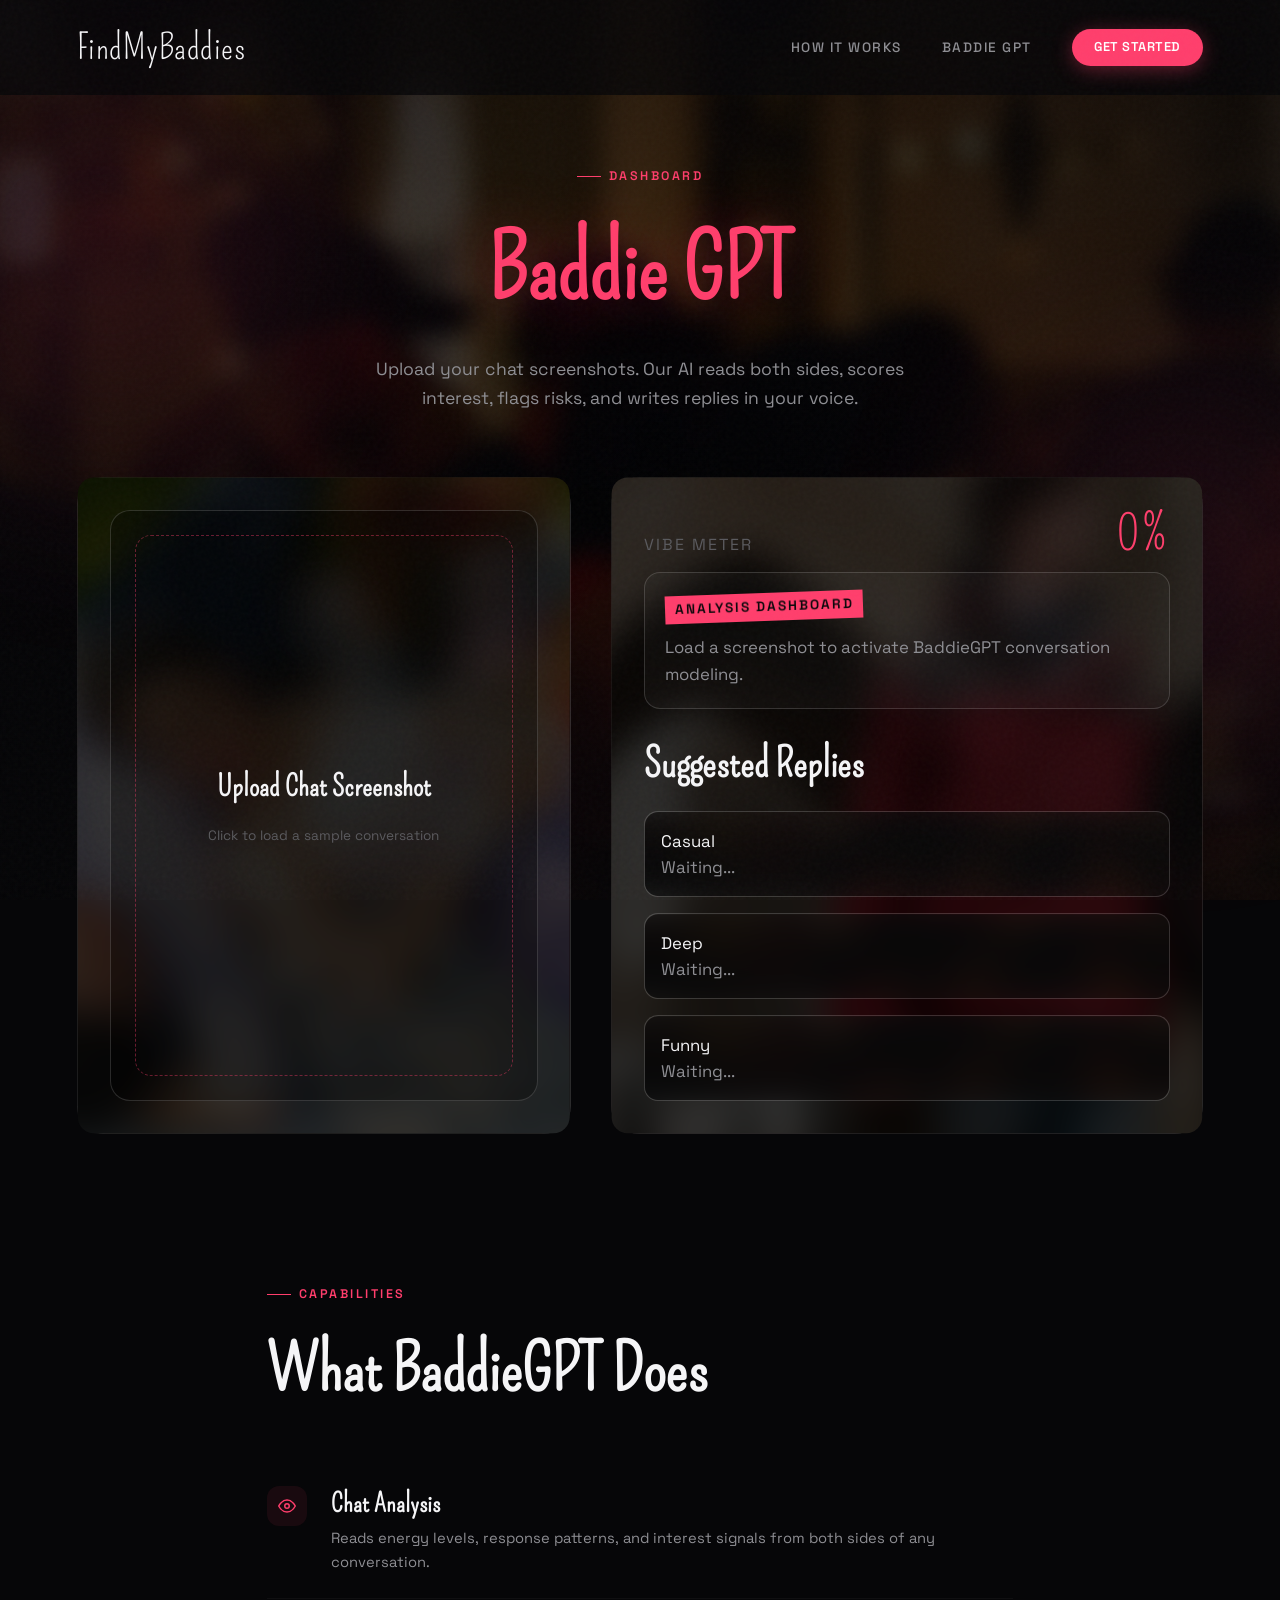
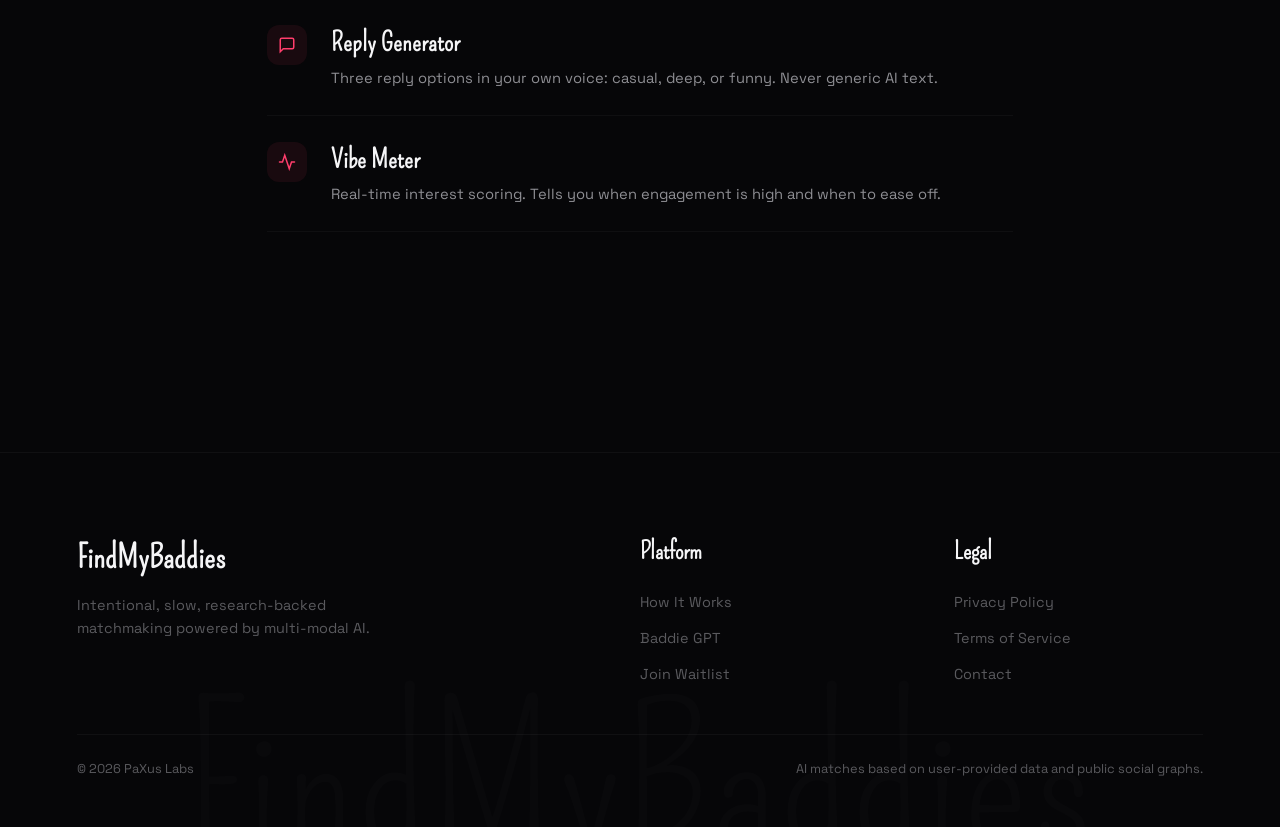
<file: baddie-gpt.html>
<!DOCTYPE html>
<html lang="en">
<head>
<meta charset="UTF-8">
<meta name="viewport" content="width=device-width, initial-scale=1.0">
<title>BaddieGPT — FindMyBaddies</title>
<meta name="description" content="Upload chat screenshots. Get real-time interest scoring, behavioral analysis, and reply suggestions in your own voice.">
<link rel="preconnect" href="https://fonts.googleapis.com">
<link rel="preconnect" href="https://fonts.gstatic.com" crossorigin>
<link href="https://fonts.googleapis.com/css2?family=Pompiere&family=Space+Grotesk:wght@300;400;500;600&display=swap" rel="stylesheet">
<link rel="stylesheet" href="styles.css">
<style>
  .gpt-page {
    padding: 10rem 6% 4rem;
    max-width: 1280px;
    margin: 0 auto;
    position: relative;
    z-index: 10;
  }
  .gpt-page-header {
    text-align: center;
    margin-bottom: 4rem;
  }
  .gpt-page-header h1 {
    font-family: var(--font-pompiere);
    font-size: clamp(3.5rem, 8vw, 5.5rem);
    color: var(--pink);
    text-shadow: 0 0 60px var(--pink-glow);
    margin-bottom: 1rem;
  }
  .gpt-page-header p {
    font-size: 1.1rem;
    color: var(--text-gray);
    max-width: 550px;
    margin: 0 auto;
    line-height: 1.65;
  }
  .dashboard-grid {
    display: grid;
    grid-template-columns: 1fr 1.2fr;
    gap: 2.5rem;
    align-items: stretch;
  }
  .phone-container {
    background: transparent;
    border: 1px solid rgba(255, 255, 255, 0.15);
    border-radius: 28px;
    padding: 2rem;
    display: flex;
    flex-direction: column;
  }
  .phone-screen {
    background: rgba(0, 0, 0, 0.3);
    border: 1px solid rgba(255, 255, 255, 0.15);
    border-radius: 20px;
    flex: 1;
    display: flex;
    flex-direction: column;
    overflow-y: auto;
    padding: 1.5rem;
    gap: 0.8rem;
    min-height: 420px;
  }
  .screenshot-uploader {
    border: 1px dashed rgba(255, 62, 108, 0.4);
    border-radius: 16px;
    padding: 3rem 2rem;
    text-align: center;
    cursor: pointer;
    transition: all 0.3s ease;
    display: flex;
    flex-direction: column;
    align-items: center;
    justify-content: center;
    height: 100%;
    gap: 1rem;
  }
  .screenshot-uploader:hover {
    border-color: var(--pink);
    background: rgba(255, 62, 108, 0.02);
  }
  .screenshot-uploader h3 {
    font-family: var(--font-pompiere);
    font-size: 1.8rem;
  }
  .screenshot-uploader p {
    font-size: 0.85rem;
    color: var(--text-dim);
  }
  .dashboard-metrics {
    background: transparent;
    border: 1px solid rgba(255, 255, 255, 0.15);
    border-radius: 28px;
    padding: 2rem;
    display: flex;
    flex-direction: column;
    gap: 1.5rem;
  }
  /* Feature List */
  .feature-list {
    padding: 5rem 6%;
    max-width: 900px;
    margin: 0 auto;
    position: relative;
    z-index: 10;
  }
  .feature-list-item {
    display: flex;
    gap: 1.5rem;
    align-items: flex-start;
    padding: 1.5rem 0;
    border-bottom: 1px solid rgba(255, 255, 255, 0.04);
  }
  .feature-list-icon {
    width: 40px; height: 40px;
    border-radius: 12px;
    background: rgba(255, 62, 108, 0.08);
    display: flex;
    align-items: center;
    justify-content: center;
    flex-shrink: 0;
    margin-top: 2px;
  }
  .feature-list-icon svg {
    width: 18px; height: 18px;
    stroke: var(--pink);
    fill: none;
    stroke-width: 2;
    stroke-linecap: round;
  }
  .feature-list-item h3 {
    font-family: var(--font-pompiere);
    font-size: 1.6rem;
    margin-bottom: 0.25rem;
  }
  .feature-list-item p {
    font-size: 0.92rem;
    color: var(--text-gray);
    line-height: 1.6;
  }
  @media (max-width: 992px) {
    .dashboard-grid { grid-template-columns: 1fr; }
    .gpt-page { padding: 8rem 5% 3rem; }
    .feature-list { padding: 3rem 5%; }
  }
</style>
</head>
<body>

<div class="grain-overlay"></div>
<div class="glow-blob glow-1"></div>
<div class="glow-blob glow-2"></div>

<div style="position:fixed;top:0;left:0;width:100vw;height:100vh;z-index:-2;overflow:hidden;">
  <img src="IMG/008f7e023dbb33762e417e23c584ffbf4b-bony-date-bars-donna.rsocial.w1200.webp" style="width:110%;height:110%;object-fit:cover;filter:blur(12px) brightness(0.35) saturate(1.2);transform:scale(1.05);" alt="">
  <div style="position:absolute;inset:0;background:radial-gradient(circle at center, rgba(6, 6, 8, 0.1) 0%, rgba(6, 6, 8, 0.75) 85%);"></div>
</div>

<nav id="main-nav" class="scrolled">
  <a href="index.html" class="nav-logo">FindMyBaddies</a>
  <div class="nav-links">
    <a href="how-it-works.html">How It Works</a>
    <a href="baddie-gpt.html">Baddie GPT</a>
    <a href="waitlist.html" class="nav-cta">Get Started</a>
  </div>
  <div class="nav-hamburger" onclick="toggleMobileMenu()">
    <span></span><span></span><span></span>
  </div>
</nav>

<div class="mobile-menu-overlay" id="mobile-menu">
  <a href="index.html" onclick="toggleMobileMenu()">Home</a>
  <a href="how-it-works.html" onclick="toggleMobileMenu()">How It Works</a>
  <a href="baddie-gpt.html" onclick="toggleMobileMenu()">Baddie GPT</a>
  <a href="waitlist.html" onclick="toggleMobileMenu()">Get Started</a>
</div>

<section class="gpt-page">
  <div class="gpt-page-header">
    <div class="section-label reveal" style="justify-content:center;">Dashboard</div>
    <h1 class="reveal">Baddie GPT</h1>
    <p class="reveal reveal-delay-1">Upload your chat screenshots. Our AI reads both sides, scores interest, flags risks, and writes replies in your voice.</p>
  </div>

  <div class="dashboard-grid">
    <div class="phone-container reveal reveal-delay-2">
      <div class="phone-screen" id="phone-screen">
        <div class="screenshot-uploader" onclick="runSandboxAnalysis()">
          <div class="uploader-icon">
            <svg viewBox="0 0 24 24"><path d="M21 15v4a2 2 0 0 1-2 2H5a2 2 0 0 1-2-2v-4"/><polyline points="17 8 12 3 7 8"/><line x1="12" y1="3" x2="12" y2="15"/></svg>
          </div>
          <h3>Upload Chat Screenshot</h3>
          <p>Click to load a sample conversation</p>
        </div>
      </div>
    </div>

    <div class="dashboard-metrics reveal reveal-delay-3">
      <div class="vibe-meter-box">
        <div class="vibe-header">
          <span>Vibe Meter</span>
          <span class="vibe-score" id="vibe-score" style="font-size:3rem;">0%</span>
        </div>
        <div class="vibe-bar">
          <div class="vibe-bar-fill" id="vibe-bar-fill"></div>
        </div>
      </div>

      <div class="insight-card">
        <div class="insight-flag">Analysis Dashboard</div>
        <p id="insight-text" style="color:var(--text-gray);">Load a screenshot to activate BaddieGPT conversation modeling.</p>
      </div>

      <div class="reply-suggestions">
        <h4>Suggested Replies</h4>
        <div class="reply-list">
          <div class="reply-item">
            <span class="label">Casual</span>
            <p id="reply-casual" style="color:var(--text-gray);">Waiting...</p>
          </div>
          <div class="reply-item">
            <span class="label">Deep</span>
            <p id="reply-deep" style="color:var(--text-gray);">Waiting...</p>
          </div>
          <div class="reply-item">
            <span class="label">Funny</span>
            <p id="reply-funny" style="color:var(--text-gray);">Waiting...</p>
          </div>
        </div>
      </div>
    </div>
  </div>
</section>


<section class="feature-list">
  <div class="section-label reveal">Capabilities</div>
  <h2 class="reveal" style="font-family:var(--font-pompiere);font-size:clamp(2.5rem,5vw,4rem);margin-bottom:2.5rem;">What BaddieGPT Does</h2>

  <div class="feature-list-item reveal">
    <div class="feature-list-icon">
      <svg viewBox="0 0 24 24"><path d="M1 12s4-8 11-8 11 8 11 8-4 8-11 8-11-8-11-8z"/><circle cx="12" cy="12" r="3"/></svg>
    </div>
    <div>
      <h3>Chat Analysis</h3>
      <p>Reads energy levels, response patterns, and interest signals from both sides of any conversation.</p>
    </div>
  </div>

  <div class="feature-list-item reveal reveal-delay-1">
    <div class="feature-list-icon">
      <svg viewBox="0 0 24 24"><path d="M21 15a2 2 0 0 1-2 2H7l-4 4V5a2 2 0 0 1 2-2h14a2 2 0 0 1 2 2z"/></svg>
    </div>
    <div>
      <h3>Reply Generator</h3>
      <p>Three reply options in your own voice: casual, deep, or funny. Never generic AI text.</p>
    </div>
  </div>

  <div class="feature-list-item reveal reveal-delay-2">
    <div class="feature-list-icon">
      <svg viewBox="0 0 24 24"><path d="M22 12h-4l-3 9L9 3l-3 9H2"/></svg>
    </div>
    <div>
      <h3>Vibe Meter</h3>
      <p>Real-time interest scoring. Tells you when engagement is high and when to ease off.</p>
    </div>
  </div>

  <div class="feature-list-item reveal reveal-delay-3">
    <div class="feature-list-icon">
      <svg viewBox="0 0 24 24"><path d="M12 22s8-4 8-10V5l-8-3-8 3v7c0 6 8 10 8 10z"/></svg>
    </div>
    <div>
      <h3>Situation Mode</h3>
      <p>Specialized modes for first messages, post-silence recovery, rizz mode, and confession preparation.</p>
    </div>
  </div>
</section>

<footer>
  <div class="footer-watermark">FindMyBaddies</div>
  <div class="footer-content">
    <div class="footer-brand">
      <h3>FindMyBaddies</h3>
      <p>Intentional, slow, research-backed matchmaking powered by multi-modal AI.</p>
    </div>
    <div class="footer-links-col">
      <h4>Platform</h4>
      <ul>
        <li><a href="how-it-works.html">How It Works</a></li>
        <li><a href="baddie-gpt.html">Baddie GPT</a></li>
        <li><a href="waitlist.html">Join Waitlist</a></li>
      </ul>
    </div>
    <div class="footer-links-col">
      <h4>Legal</h4>
      <ul>
        <li><a href="#">Privacy Policy</a></li>
        <li><a href="#">Terms of Service</a></li>
        <li><a href="#">Contact</a></li>
      </ul>
    </div>
  </div>
  <div class="footer-bottom">
    <span>&copy; 2026 PaXus Labs</span>
    <span>AI matches based on user-provided data and public social graphs.</span>
  </div>
</footer>

<script>
function toggleMobileMenu() {
  document.getElementById('mobile-menu').classList.toggle('active');
}
const revealObserver = new IntersectionObserver((entries) => {
  entries.forEach(entry => {
    if (entry.isIntersecting) {
      entry.target.classList.add('visible');
      revealObserver.unobserve(entry.target);
    }
  });
}, { threshold: 0.1, rootMargin: '0px 0px -40px 0px' });
document.querySelectorAll('.reveal').forEach(el => revealObserver.observe(el));

function runSandboxAnalysis() {
  const screen = document.getElementById('phone-screen');
  screen.innerHTML = `
    <div class="msg bot" style="opacity:1;transform:none;">Hey! What did you get up to this weekend?</div>
    <div class="msg user" style="opacity:1;transform:none;">Just studied mostly. You?</div>
    <div class="msg bot" style="opacity:1;transform:none;">Went to a gig with some friends! Wish you were there tbh</div>
    <div style="padding:1rem;text-align:center;color:var(--text-dim);font-size:0.82rem;letter-spacing:1px;text-transform:uppercase;">Analyzing...</div>
  `;

  document.getElementById('vibe-bar-fill').style.width = '92%';
  let s = 0;
  const i = setInterval(() => {
    if (s < 92) { s++; document.getElementById('vibe-score').textContent = `${s}%`; }
    else clearInterval(i);
  }, 14);

  document.getElementById('insight-text').textContent = "Strong signals. She explicitly expressed wanting your presence. High energy, cooperative tone. Recommendation: validate her experience, then transition to making plans.";
  document.getElementById('reply-casual').textContent = "Sounds amazing. We should definitely go together next time.";
  document.getElementById('reply-deep').textContent = "I would have loved that. What kind of music were they playing?";
  document.getElementById('reply-funny').textContent = "Careful, saying stuff like that makes me think you actually like me.";
}
</script>

</body>
</html>
</file>
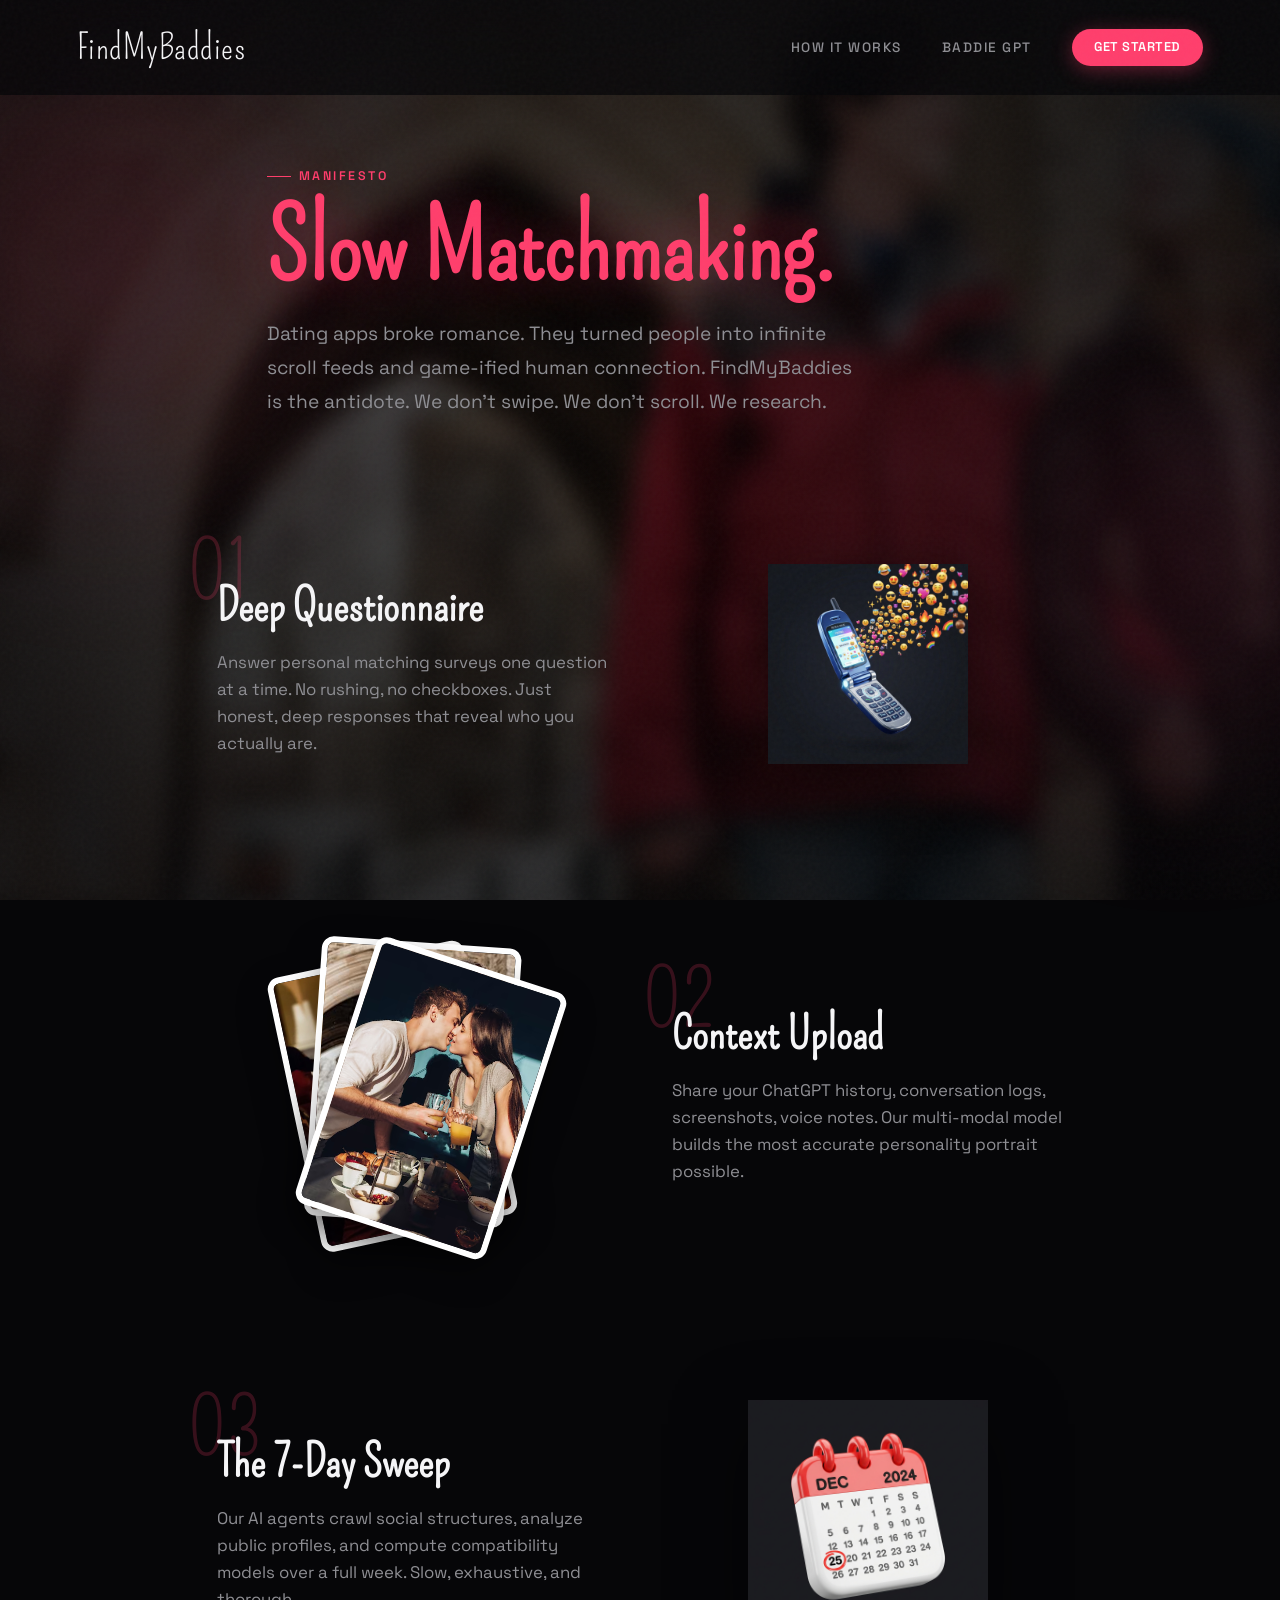
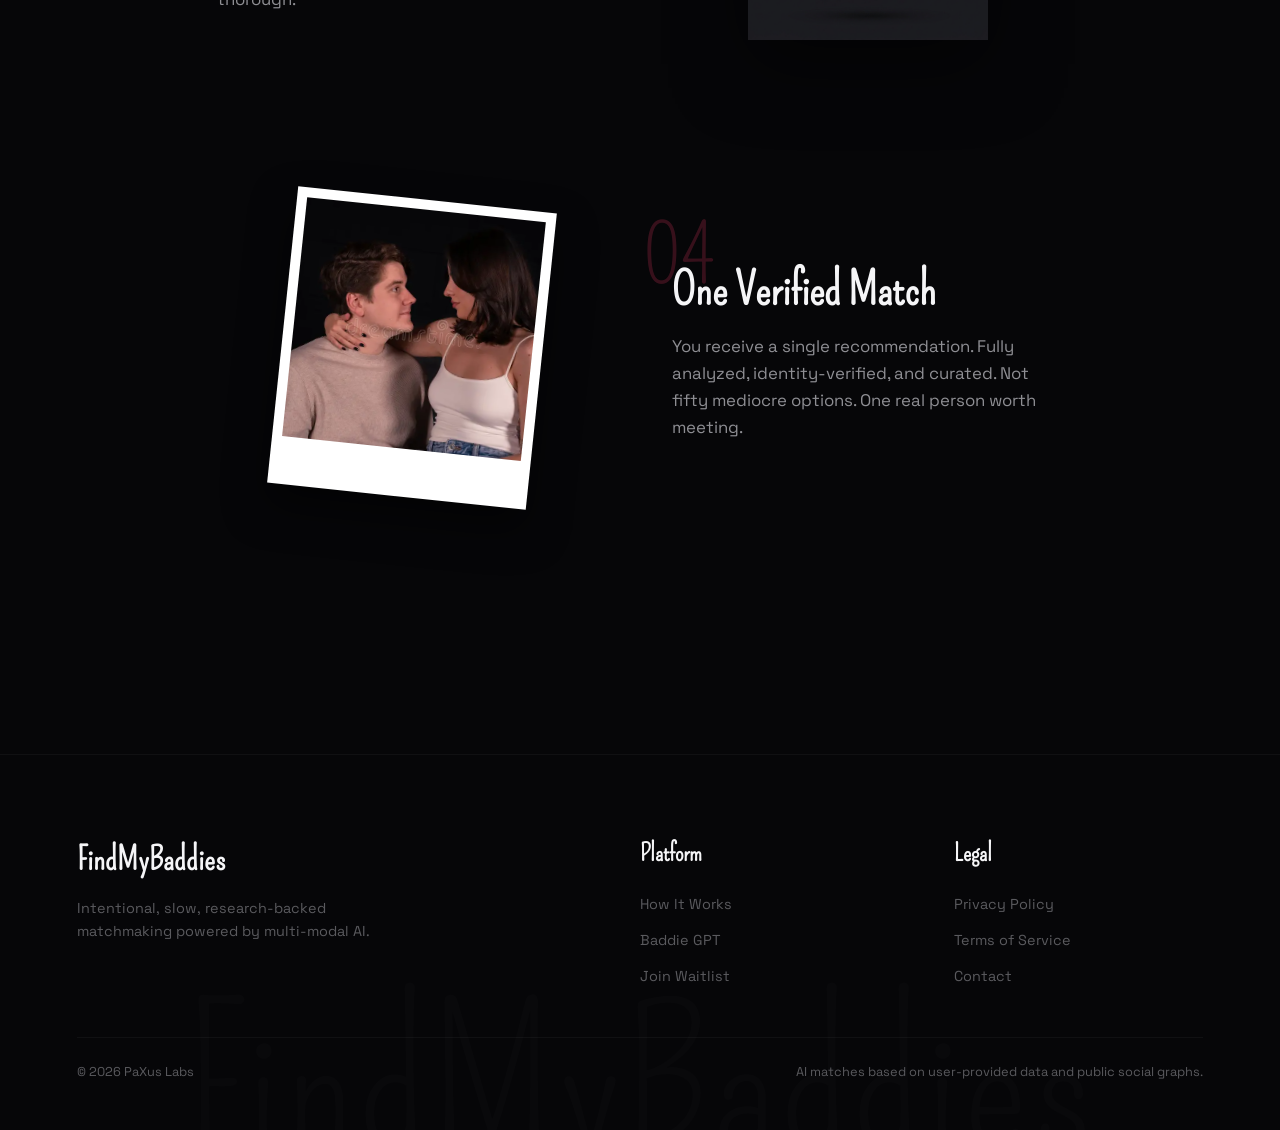
<file: how-it-works.html>
<!DOCTYPE html>
<html lang="en">
<head>
<meta charset="UTF-8">
<meta name="viewport" content="width=device-width, initial-scale=1.0">
<title>How It Works — FindMyBaddies</title>
<meta name="description" content="The slow matchmaking manifesto. How FindMyBaddies delivers one verified match in 7 days.">
<link rel="preconnect" href="https://fonts.googleapis.com">
<link rel="preconnect" href="https://fonts.gstatic.com" crossorigin>
<link href="https://fonts.googleapis.com/css2?family=Pompiere&family=Space+Grotesk:wght@300;400;500;600&display=swap" rel="stylesheet">
<link rel="stylesheet" href="styles.css">
<style>
  .page-hero {
    position: relative;
    padding: 10rem 6% 6rem;
    max-width: 900px;
    margin: 0 auto;
    z-index: 10;
  }
  .page-hero h1 {
    font-family: var(--font-pompiere);
    font-size: clamp(3.5rem, 8vw, 6rem);
    color: var(--pink);
    text-shadow: 0 0 60px var(--pink-glow);
    margin-bottom: 1.5rem;
    line-height: 0.95;
  }
  .page-hero .lead {
    font-size: 1.2rem;
    color: var(--text-gray);
    line-height: 1.75;
    max-width: 600px;
  }
  /* Scrapbook Layout */
  .scrapbook-steps {
    max-width: 1000px;
    margin: 0 auto;
    padding: 0 6% 8rem;
    position: relative;
    z-index: 10;
  }
  .scrapbook-step {
    display: flex;
    align-items: center;
    gap: 4rem;
    margin-bottom: 8rem;
    position: relative;
  }
  .scrapbook-step:nth-child(even) {
    flex-direction: row-reverse;
  }
  .step-content {
    flex: 1;
    position: relative;
  }
  .step-num-badge {
    position: absolute;
    top: -40px;
    left: -30px;
    font-family: var(--font-pompiere);
    font-size: 5rem;
    color: var(--pink);
    opacity: 0.2;
    line-height: 1;
    z-index: -1;
  }
  .step-content h3 {
    font-family: var(--font-pompiere);
    font-size: 2.8rem;
    margin-bottom: 0.5rem;
  }
  .step-content p {
    font-size: 1.05rem;
    color: var(--text-gray);
    line-height: 1.6;
  }
  .step-deco {
    flex: 1;
    position: relative;
    height: 300px;
    display: flex;
    align-items: center;
    justify-content: center;
  }

  /* Sticker Elements */
  .sticker-img {
    width: 200px;
    height: 200px;
    object-fit: contain;
    filter: drop-shadow(0 20px 30px rgba(0,0,0,0.5));
    transition: transform 0.4s var(--ease-out-expo);
  }
  .sticker-img:hover {
    transform: translateY(-10px) rotate(5deg) scale(1.05);
  }

  /* Fanned Cards */
  .fanned-cards-container {
    position: relative;
    width: 200px;
    height: 280px;
  }
  .fanned-card {
    position: absolute;
    top: 0; left: 0;
    width: 100%; height: 100%;
    border: 6px solid white;
    border-radius: 12px;
    object-fit: cover;
    box-shadow: 0 15px 35px rgba(0,0,0,0.4);
    transition: transform 0.4s var(--ease-out-expo);
  }
  .fanned-1 { transform: rotate(-12deg) translateX(-20px); z-index: 1; }
  .fanned-2 { transform: rotate(4deg) translateY(-10px); z-index: 2; }
  .fanned-3 { transform: rotate(18deg) translateX(20px); z-index: 3; }
  .fanned-cards-container:hover .fanned-1 { transform: rotate(-20deg) translateX(-40px); }
  .fanned-cards-container:hover .fanned-3 { transform: rotate(25deg) translateX(40px); }

  /* Polaroid Card */
  .polaroid-card {
    background: white;
    padding: 10px 10px 40px 10px;
    box-shadow: 0 20px 40px rgba(0,0,0,0.5);
    transform: rotate(6deg);
    transition: transform 0.4s var(--ease-out-expo);
  }
  .polaroid-card img {
    width: 240px;
    height: 240px;
    object-fit: cover;
  }
  .polaroid-card:hover {
    transform: translateY(-10px) rotate(-2deg) scale(1.05);
  }

  @media (max-width: 768px) {
    .scrapbook-step, .scrapbook-step:nth-child(even) {
      flex-direction: column;
      text-align: center;
      gap: 2rem;
      margin-bottom: 5rem;
    }
    .step-num-badge { left: 50%; transform: translateX(-50%); top: -30px; }
    .step-deco { height: 250px; }
    .fanned-cards-container { width: 160px; height: 220px; }
    .polaroid-card img { width: 200px; height: 200px; }
    .sticker-img { width: 160px; height: 160px; }
    .page-hero { padding: 8rem 5% 4rem; }
    .scrapbook-steps { padding: 0 5% 4rem; }
  }
</style>
</head>
<body>

<div class="grain-overlay"></div>
<div class="glow-blob glow-1"></div>
<div class="glow-blob glow-2"></div>

<!-- Full-page blurred bg -->
<div style="position:fixed;top:0;left:0;width:100vw;height:100vh;z-index:-2;overflow:hidden;">
  <img src="IMG/best-ideas-dates-campus-body-1.jpg" style="width:110%;height:110%;object-fit:cover;filter:blur(12px) brightness(0.35) saturate(1.2);transform:scale(1.05);" alt="">
  <div style="position:absolute;inset:0;background:radial-gradient(circle at center, rgba(6, 6, 8, 0.1) 0%, rgba(6, 6, 8, 0.75) 85%);"></div>
</div>

<nav id="main-nav" class="scrolled">
  <a href="index.html" class="nav-logo">FindMyBaddies</a>
  <div class="nav-links">
    <a href="how-it-works.html">How It Works</a>
    <a href="baddie-gpt.html">Baddie GPT</a>
    <a href="waitlist.html" class="nav-cta">Get Started</a>
  </div>
  <div class="nav-hamburger" onclick="toggleMobileMenu()">
    <span></span><span></span><span></span>
  </div>
</nav>

<div class="mobile-menu-overlay" id="mobile-menu">
  <a href="index.html" onclick="toggleMobileMenu()">Home</a>
  <a href="how-it-works.html" onclick="toggleMobileMenu()">How It Works</a>
  <a href="baddie-gpt.html" onclick="toggleMobileMenu()">Baddie GPT</a>
  <a href="waitlist.html" onclick="toggleMobileMenu()">Get Started</a>
</div>

<section class="page-hero">
  <div class="section-label reveal">Manifesto</div>
  <h1 class="reveal">Slow Matchmaking.</h1>
  <p class="lead reveal reveal-delay-1">
    Dating apps broke romance. They turned people into infinite scroll feeds and game-ified human connection. FindMyBaddies is the antidote. We don't swipe. We don't scroll. We research.
  </p>
</section>

<div class="scrapbook-steps">
  <!-- Step 01 -->
  <div class="scrapbook-step reveal">
    <div class="step-content">
      <div class="step-num-badge">01</div>
      <h3>Deep Questionnaire</h3>
      <p>Answer personal matching surveys one question at a time. No rushing, no checkboxes. Just honest, deep responses that reveal who you actually are.</p>
    </div>
    <div class="step-deco">
      <img src="IMG/sticker_phone.png" alt="Phone Sticker" class="sticker-img">
    </div>
  </div>

  <!-- Step 02 -->
  <div class="scrapbook-step reveal reveal-delay-1">
    <div class="step-content">
      <div class="step-num-badge">02</div>
      <h3>Context Upload</h3>
      <p>Share your ChatGPT history, conversation logs, screenshots, voice notes. Our multi-modal model builds the most accurate personality portrait possible.</p>
    </div>
    <div class="step-deco">
      <div class="fanned-cards-container">
        <img src="IMG/008f7e023dbb33762e417e23c584ffbf4b-bony-date-bars-donna.rsocial.w1200.webp" class="fanned-card fanned-1">
        <img src="IMG/best-ideas-dates-campus-body-1.jpg" class="fanned-card fanned-2">
        <img src="IMG/young-couple-having-breakfast_23-2148079665.avif" class="fanned-card fanned-3">
      </div>
    </div>
  </div>

  <!-- Step 03 -->
  <div class="scrapbook-step reveal reveal-delay-2">
    <div class="step-content">
      <div class="step-num-badge">03</div>
      <h3>The 7-Day Sweep</h3>
      <p>Our AI agents crawl social structures, analyze public profiles, and compute compatibility models over a full week. Slow, exhaustive, and thorough.</p>
    </div>
    <div class="step-deco">
      <img src="IMG/sticker_calendar.png" alt="Calendar Sticker" class="sticker-img" style="transform: scale(1.2);">
    </div>
  </div>

  <!-- Step 04 -->
  <div class="scrapbook-step reveal reveal-delay-3">
    <div class="step-content">
      <div class="step-num-badge">04</div>
      <h3>One Verified Match</h3>
      <p>You receive a single recommendation. Fully analyzed, identity-verified, and curated. Not fifty mediocre options. One real person worth meeting.</p>
    </div>
    <div class="step-deco">
      <div class="polaroid-card">
        <img src="IMG/young-couple-looking-each-other-affection-woman-holding-partner-s-neck-against-dark-background-intimate-studio-portrait-435182081.webp" alt="Match Polaroid">
      </div>
    </div>
  </div>
</div>

<footer>
  <div class="footer-watermark">FindMyBaddies</div>
  <div class="footer-content">
    <div class="footer-brand">
      <h3>FindMyBaddies</h3>
      <p>Intentional, slow, research-backed matchmaking powered by multi-modal AI.</p>
    </div>
    <div class="footer-links-col">
      <h4>Platform</h4>
      <ul>
        <li><a href="how-it-works.html">How It Works</a></li>
        <li><a href="baddie-gpt.html">Baddie GPT</a></li>
        <li><a href="waitlist.html">Join Waitlist</a></li>
      </ul>
    </div>
    <div class="footer-links-col">
      <h4>Legal</h4>
      <ul>
        <li><a href="#">Privacy Policy</a></li>
        <li><a href="#">Terms of Service</a></li>
        <li><a href="#">Contact</a></li>
      </ul>
    </div>
  </div>
  <div class="footer-bottom">
    <span>&copy; 2026 PaXus Labs</span>
    <span>AI matches based on user-provided data and public social graphs.</span>
  </div>
</footer>

<script>
function toggleMobileMenu() {
  document.getElementById('mobile-menu').classList.toggle('active');
}
const revealObserver = new IntersectionObserver((entries) => {
  entries.forEach(entry => {
    if (entry.isIntersecting) {
      entry.target.classList.add('visible');
      revealObserver.unobserve(entry.target);
    }
  });
}, { threshold: 0.1, rootMargin: '0px 0px -40px 0px' });
document.querySelectorAll('.reveal').forEach(el => revealObserver.observe(el));
</script>

</body>
</html>
</file>
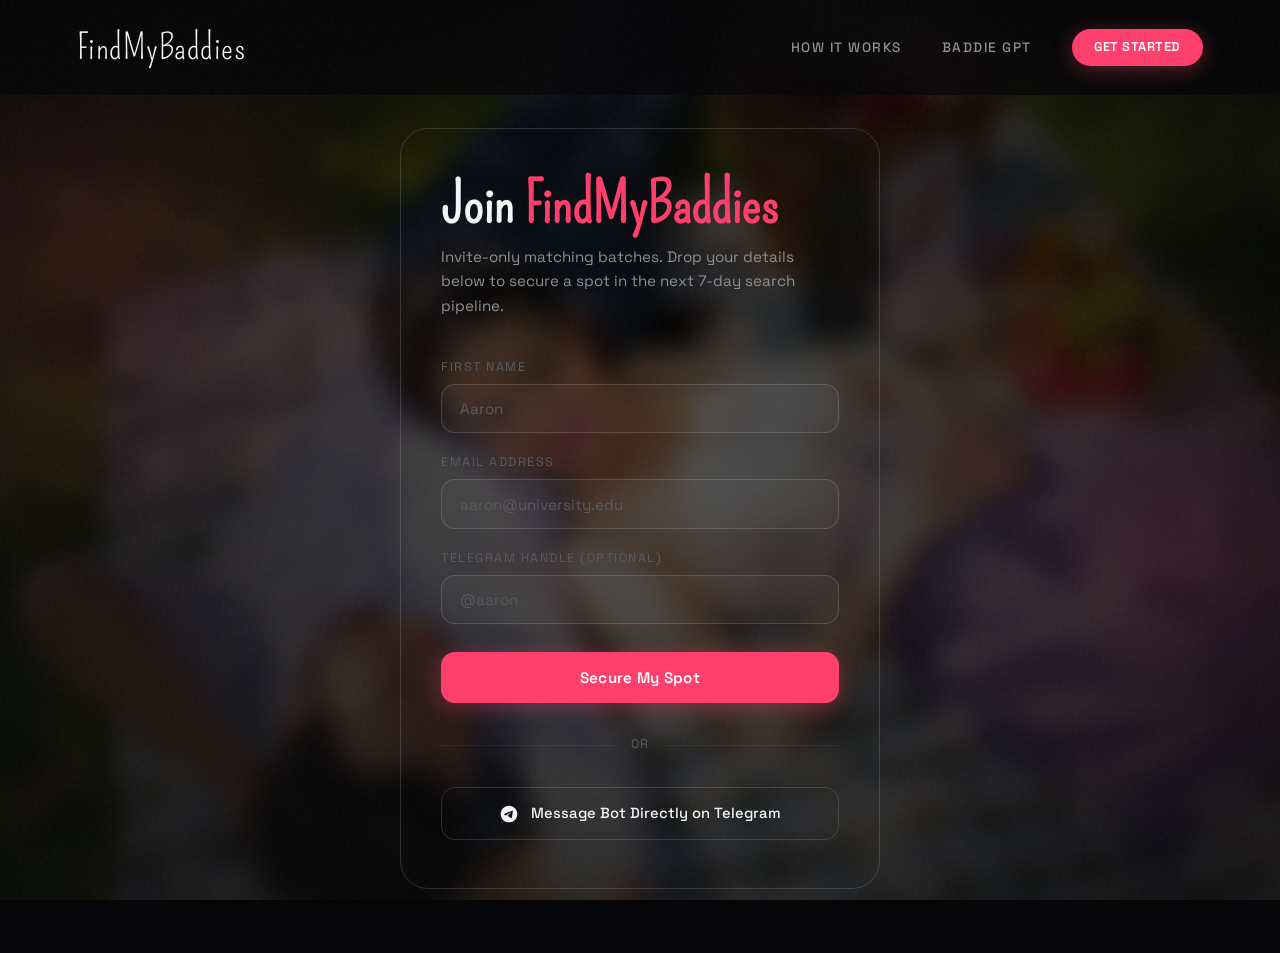
<file: waitlist.html>
<!DOCTYPE html>
<html lang="en">
<head>
<meta charset="UTF-8">
<meta name="viewport" content="width=device-width, initial-scale=1.0">
<title>Get Started — FindMyBaddies</title>
<meta name="description" content="Join the FindMyBaddies waitlist or message our Telegram bot directly.">
<link rel="preconnect" href="https://fonts.googleapis.com">
<link rel="preconnect" href="https://fonts.gstatic.com" crossorigin>
<link href="https://fonts.googleapis.com/css2?family=Pompiere&family=Space+Grotesk:wght@300;400;500;600&display=swap" rel="stylesheet">
<link rel="stylesheet" href="styles.css">
<style>
  .waitlist-page {
    min-height: 100vh;
    display: flex;
    align-items: center;
    justify-content: center;
    padding: 8rem 5% 4rem;
    position: relative;
    z-index: 10;
  }
  .waitlist-card {
    background: transparent;
    border: 1px solid rgba(255, 255, 255, 0.15);
    border-radius: 28px;
    padding: 3rem 2.5rem;
    max-width: 480px;
    width: 100%;
    box-shadow: none;
    position: relative;
    overflow: hidden;
  }
  .waitlist-card::before {
    content: '';
    position: absolute;
    top: 0; left: 0; width: 100%; height: 3px;
    background: linear-gradient(90deg, var(--pink), var(--pink-soft), var(--pink));
  }
  .waitlist-card h1 {
    font-family: var(--font-pompiere);
    font-size: 3.5rem;
    color: var(--text-white);
    margin-bottom: 0.75rem;
    line-height: 1;
  }
  .waitlist-card h1 span { color: var(--pink); }
  .waitlist-card .desc {
    font-size: 0.95rem;
    color: var(--text-gray);
    margin-bottom: 2.5rem;
    line-height: 1.6;
  }
  .form-group {
    margin-bottom: 1.25rem;
  }
  .form-group label {
    display: block;
    font-size: 0.78rem;
    text-transform: uppercase;
    letter-spacing: 1.5px;
    color: var(--text-dim);
    margin-bottom: 0.4rem;
  }
  .form-input {
    width: 100%;
    background: rgba(255, 255, 255, 0.03);
    border: 1px solid rgba(255, 255, 255, 0.15);
    border-radius: 14px;
    padding: 0.9rem 1.15rem;
    color: var(--text-white);
    font-family: var(--font-body);
    outline: none;
    font-size: 0.95rem;
    transition: all 0.3s ease;
  }
  .form-input::placeholder { color: var(--text-dim); }
  .form-input:focus {
    border-color: var(--pink);
    box-shadow: 0 0 0 3px rgba(255, 62, 108, 0.1);
    background: rgba(255, 255, 255, 0.04);
  }
  .submit-btn {
    width: 100%;
    background: var(--pink);
    color: white;
    border: none;
    padding: 1rem;
    font-family: var(--font-body);
    font-weight: 600;
    font-size: 0.95rem;
    border-radius: 14px;
    cursor: pointer;
    transition: all 0.3s ease;
    box-shadow: 0 4px 20px var(--pink-glow);
    margin-top: 0.5rem;
    letter-spacing: 0.3px;
  }
  .submit-btn:hover {
    transform: translateY(-2px);
    box-shadow: 0 8px 30px var(--pink-glow-strong);
  }
  .divider {
    display: flex;
    align-items: center;
    gap: 1rem;
    margin: 2rem 0;
    color: var(--text-dim);
    font-size: 0.78rem;
    text-transform: uppercase;
    letter-spacing: 1.5px;
  }
  .divider::before, .divider::after {
    content: '';
    flex: 1;
    height: 1px;
    background: var(--card-border);
  }
  .telegram-btn {
    display: flex;
    align-items: center;
    justify-content: center;
    gap: 0.75rem;
    width: 100%;
    padding: 0.9rem;
    border-radius: 14px;
    border: 1px solid rgba(255, 255, 255, 0.15);
    background: transparent;
    color: var(--text-white);
    text-decoration: none;
    font-size: 0.92rem;
    font-weight: 500;
    transition: all 0.3s ease;
  }
  .telegram-btn:hover {
    border-color: rgba(255, 255, 255, 0.15);
    background: rgba(255, 255, 255, 0.03);
    transform: translateY(-1px);
  }
  .telegram-btn svg {
    width: 20px; height: 20px;
    fill: var(--text-white);
  }
  @media (max-width: 576px) {
    .waitlist-card { padding: 2rem 1.5rem; border-radius: 22px; }
    .waitlist-card h1 { font-size: 2.8rem; }
  }
</style>
</head>
<body>

<div class="grain-overlay"></div>
<div class="glow-blob glow-1"></div>
<div class="glow-blob glow-2"></div>

<div style="position:fixed;top:0;left:0;width:100vw;height:100vh;z-index:-2;overflow:hidden;">
  <img src="IMG/6537d6b0b90b6.webp" style="width:110%;height:110%;object-fit:cover;filter:blur(12px) brightness(0.35) saturate(1.2);transform:scale(1.05);" alt="">
  <div style="position:absolute;inset:0;background:radial-gradient(circle at center, rgba(6, 6, 8, 0.1) 0%, rgba(6, 6, 8, 0.75) 85%);"></div>
</div>

<nav id="main-nav" class="scrolled">
  <a href="index.html" class="nav-logo">FindMyBaddies</a>
  <div class="nav-links">
    <a href="how-it-works.html">How It Works</a>
    <a href="baddie-gpt.html">Baddie GPT</a>
    <a href="waitlist.html" class="nav-cta">Get Started</a>
  </div>
  <div class="nav-hamburger" onclick="toggleMobileMenu()">
    <span></span><span></span><span></span>
  </div>
</nav>

<div class="mobile-menu-overlay" id="mobile-menu">
  <a href="index.html" onclick="toggleMobileMenu()">Home</a>
  <a href="how-it-works.html" onclick="toggleMobileMenu()">How It Works</a>
  <a href="baddie-gpt.html" onclick="toggleMobileMenu()">Baddie GPT</a>
  <a href="waitlist.html" onclick="toggleMobileMenu()">Get Started</a>
</div>

<section class="waitlist-page">
  <div class="waitlist-card reveal">
    <h1>Join <span>FindMyBaddies</span></h1>
    <p class="desc">Invite-only matching batches. Drop your details below to secure a spot in the next 7-day search pipeline.</p>

    <form onsubmit="handleSubmit(event)">
      <div class="form-group">
        <label for="name">First Name</label>
        <input type="text" id="name" class="form-input" placeholder="Aaron" required>
      </div>
      <div class="form-group">
        <label for="email">Email Address</label>
        <input type="email" id="email" class="form-input" placeholder="aaron@university.edu" required>
      </div>
      <div class="form-group">
        <label for="telegram">Telegram Handle (optional)</label>
        <input type="text" id="telegram" class="form-input" placeholder="@aaron">
      </div>
      <button type="submit" class="submit-btn">Secure My Spot</button>
    </form>

    <div class="divider">or</div>

    <a href="https://t.me/FindMyBaddiesBot" target="_blank" class="telegram-btn">
      <svg viewBox="0 0 24 24"><path d="M12 2C6.48 2 2 6.48 2 12s4.48 10 10 10 10-4.48 10-10S17.52 2 12 2zm4.64 6.8c-.15 1.58-.8 5.42-1.13 7.19-.14.75-.42 1-.68 1.03-.58.05-1.02-.38-1.58-.75-.88-.58-1.38-.94-2.23-1.5-.99-.65-.35-1.01.22-1.59.15-.15 2.71-2.48 2.76-2.69a.2.2 0 0 0-.05-.18c-.06-.05-.14-.03-.21-.02-.09.02-1.49.94-4.22 2.79-.4.27-.76.41-1.08.4-.36-.01-1.04-.2-1.55-.37-.63-.2-1.12-.31-1.08-.66.02-.18.27-.36.74-.55 2.92-1.27 4.86-2.11 5.83-2.51 2.78-1.16 3.35-1.36 3.73-1.37.08 0 .27.02.39.12.1.08.13.19.14.27-.01.06.01.24 0 .34z"/></svg>
      Message Bot Directly on Telegram
    </a>
  </div>
</section>

<script>
function toggleMobileMenu() {
  document.getElementById('mobile-menu').classList.toggle('active');
}
const revealObserver = new IntersectionObserver((entries) => {
  entries.forEach(entry => {
    if (entry.isIntersecting) {
      entry.target.classList.add('visible');
      revealObserver.unobserve(entry.target);
    }
  });
}, { threshold: 0.1 });
document.querySelectorAll('.reveal').forEach(el => revealObserver.observe(el));

function handleSubmit(e) {
  e.preventDefault();
  const btn = e.target.querySelector('.submit-btn');
  btn.textContent = 'You\'re In';
  btn.style.background = '#2ecc71';
  btn.style.boxShadow = '0 4px 20px rgba(46, 204, 113, 0.3)';
  btn.disabled = true;
}
</script>

</body>
</html>
</file>
<file: styles.css>
/* ============================================
   FindMyBaddies — Premium Design System
   ============================================ */

:root {
  --pink: #FF3E6C;
  --pink-soft: #ff5a85;
  --pink-glow: rgba(255, 62, 108, 0.35);
  --pink-glow-strong: rgba(255, 62, 108, 0.55);
  --bg-dark: #060608;
  --bg-elevated: #0c0c10;
  --card-dark: rgba(255, 255, 255, 0.03);
  --card-dark-solid: #111115;
  --card-border: rgba(255, 255, 255, 0.06);
  --card-border-hover: rgba(255, 255, 255, 0.12);
  --text-white: #f5f5f7;
  --text-gray: #8e8e93;
  --text-dim: #5a5a5e;
  --font-pompiere: 'Pompiere', cursive;
  --font-body: 'Space Grotesk', -apple-system, BlinkMacSystemFont, 'Segoe UI', sans-serif;
  --ease-out-expo: cubic-bezier(0.16, 1, 0.3, 1);
  --ease-spring: cubic-bezier(0.34, 1.56, 0.64, 1);
}

/* Reset */
*, *::before, *::after {
  margin: 0;
  padding: 0;
  box-sizing: border-box;
}

html {
  scroll-behavior: smooth;
  -webkit-font-smoothing: antialiased;
  -moz-osx-font-smoothing: grayscale;
}

body {
  font-family: var(--font-body);
  color: var(--text-white);
  background-color: var(--bg-dark);
  /* overflow-x: hidden; removed to fix position: sticky bug */
  line-height: 1.55;
  font-size: 16px;
}

::selection {
  background: var(--pink);
  color: white;
}

/* Film Grain */
.grain-overlay {
  position: fixed;
  top: 0; left: 0; width: 100vw; height: 100vh;
  pointer-events: none;
  z-index: 9999;
  opacity: 0.03;
  background-image: url("data:image/svg+xml,%3Csvg viewBox='0 0 256 256' xmlns='http://www.w3.org/2000/svg'%3E%3Cfilter id='n'%3E%3CfeTurbulence type='fractalNoise' baseFrequency='0.9' numOctaves='4' stitchTiles='stitch'/%3E%3C/filter%3E%3Crect width='100%25' height='100%25' filter='url(%23n)'/%3E%3C/svg%3E");
}

/* Ambient Glow Blobs */
.glow-blob {
  position: fixed;
  border-radius: 50%;
  background: radial-gradient(circle, var(--pink-glow) 0%, transparent 70%);
  filter: blur(100px);
  pointer-events: none;
  z-index: 0;
  opacity: 0.5;
  will-change: transform;
}
.glow-1 { width: 600px; height: 600px; top: -5%; left: -15%; }
.glow-2 { width: 500px; height: 500px; bottom: 10%; right: -12%; }
.glow-3 { width: 400px; height: 400px; top: 50%; left: 40%; opacity: 0.2; }

/* Scroll-triggered animations */
.reveal {
  opacity: 0;
  transform: translateY(30px);
  transition: opacity 0.8s var(--ease-out-expo), transform 0.8s var(--ease-out-expo);
}
.reveal.visible {
  opacity: 1;
  transform: translateY(0);
}
.reveal-delay-1 { transition-delay: 0.1s; }
.reveal-delay-2 { transition-delay: 0.2s; }
.reveal-delay-3 { transition-delay: 0.3s; }
.reveal-delay-4 { transition-delay: 0.4s; }

/* ============================================
   NAVIGATION — Floating, borderless, clean
   ============================================ */
nav {
  position: fixed;
  top: 0; left: 0; width: 100%;
  display: flex;
  justify-content: space-between;
  align-items: center;
  padding: 1.25rem 6%;
  z-index: 1000;
  background: transparent;
  transition: background 0.4s ease, backdrop-filter 0.4s ease;
}

nav.scrolled {
  background: rgba(6, 6, 8, 0.75);
  backdrop-filter: blur(24px);
  -webkit-backdrop-filter: blur(24px);
}

.nav-logo {
  font-family: var(--font-pompiere);
  font-size: 2.2rem;
  color: var(--text-white);
  text-decoration: none;
  letter-spacing: 0.5px;
  transition: opacity 0.3s ease;
}
.nav-logo:hover { opacity: 0.8; }

.nav-links {
  display: flex;
  gap: 2.5rem;
  align-items: center;
}

.nav-links a {
  color: var(--text-gray);
  text-decoration: none;
  font-size: 0.85rem;
  letter-spacing: 1.5px;
  font-weight: 500;
  text-transform: uppercase;
  transition: color 0.3s ease;
  position: relative;
}

.nav-links a::after {
  content: '';
  position: absolute;
  bottom: -4px; left: 0;
  width: 0; height: 1px;
  background: var(--pink);
  transition: width 0.3s var(--ease-out-expo);
}

.nav-links a:hover { color: var(--text-white); }
.nav-links a:hover::after { width: 100%; }

.nav-cta {
  background: var(--pink) !important;
  padding: 0.55rem 1.4rem !important;
  border-radius: 100px !important;
  color: white !important;
  border: none !important;
  font-weight: 600 !important;
  letter-spacing: 0.5px !important;
  text-transform: uppercase !important;
  font-size: 0.8rem !important;
  transition: all 0.3s ease !important;
  box-shadow: 0 4px 20px var(--pink-glow);
}
.nav-cta::after { display: none !important; }
.nav-cta:hover {
  transform: translateY(-1px) !important;
  box-shadow: 0 8px 30px var(--pink-glow-strong) !important;
}

/* Mobile hamburger */
.nav-hamburger {
  display: none;
  flex-direction: column;
  gap: 5px;
  cursor: pointer;
  padding: 4px;
  z-index: 1001;
}
.nav-hamburger span {
  display: block;
  width: 24px;
  height: 2px;
  background: var(--text-white);
  transition: all 0.3s ease;
  border-radius: 2px;
}

/* Mobile overlay */
.mobile-menu-overlay {
  display: none;
  position: fixed;
  top: 0; left: 0; width: 100vw; height: 100vh;
  background: rgba(6, 6, 8, 0.96);
  backdrop-filter: blur(30px);
  -webkit-backdrop-filter: blur(30px);
  z-index: 999;
  flex-direction: column;
  align-items: center;
  justify-content: center;
  gap: 2.5rem;
  opacity: 0;
  transition: opacity 0.3s ease;
}
.mobile-menu-overlay.active {
  display: flex;
  opacity: 1;
}
.mobile-menu-overlay a {
  font-family: var(--font-pompiere);
  font-size: 3rem;
  color: var(--text-white);
  text-decoration: none;
  transition: color 0.3s ease;
}
.mobile-menu-overlay a:hover { color: var(--pink); }

/* ============================================
   STICKY BACKGROUND SCROLL GROUPS (Ditto style)
   ============================================ */
.scroll-group {
  position: relative;
  width: 100%;
  min-height: 100vh;
  overflow: visible;
}

.sticky-bg-wrapper {
  position: sticky;
  top: 0;
  left: 0;
  width: 100%;
  height: 100vh;
  margin-bottom: -100vh;
  z-index: 1;
  overflow: hidden;
}

.sticky-bg-img {
  width: 100%;
  height: 100%;
  object-fit: cover;
  filter: blur(12px) brightness(0.35) contrast(1.15) saturate(1.2);
  transform: scale(1.1);
  will-change: transform;
}

.sticky-bg-overlay {
  position: absolute;
  top: 0; left: 0; width: 100%; height: 100%;
  background: radial-gradient(circle at center, rgba(6, 6, 8, 0.1) 0%, rgba(6, 6, 8, 0.7) 85%);
  z-index: 2;
}

.scroll-group-content {
  position: relative;
  z-index: 10;
  overflow: visible;
}

.cloudy-mask {
  mask-image: linear-gradient(to bottom, transparent 0%, black 200px);
  -webkit-mask-image: linear-gradient(to bottom, transparent 0%, black 200px);
}

/* ============================================
   HERO SECTION
   ============================================ */
.hero {
  position: relative;
  min-height: 100vh;
  display: flex;
  align-items: center;
  justify-content: center;
  overflow: hidden;
  z-index: 1;
}

.hero-grid {
  display: grid;
  grid-template-columns: 1.15fr 0.85fr;
  gap: 5rem;
  max-width: 1280px;
  width: 88%;
  align-items: center;
  padding: 6rem 0 4rem;
}

.hero-left {
  display: flex;
  flex-direction: column;
}

/* Text Stack */
.text-stack {
  position: relative;
  display: flex;
  flex-direction: column;
  margin-bottom: 2rem;
  gap: 0;
}

.white-text {
  font-family: var(--font-pompiere);
  color: rgba(255, 255, 255, 0.85);
  font-size: clamp(2.6rem, 6vw, 5rem);
  letter-spacing: -0.5px;
  line-height: 0.9;
  user-select: none;
}

.white-text.top {
  transform: translateY(18px);
  opacity: 0.5;
}

.white-text.bottom {
  transform: translateY(-18px);
  opacity: 0.5;
}

.pink-text {
  color: var(--pink);
  font-family: var(--font-pompiere);
  font-size: clamp(3.6rem, 9vw, 7.5rem);
  line-height: 0.85;
  z-index: 3;
  transform: rotate(-2.5deg);
  text-shadow: 0 0 60px var(--pink-glow), 0 0 120px rgba(255, 62, 108, 0.15);
  white-space: nowrap;
  position: relative;
}

.hero-desc {
  font-size: clamp(1.05rem, 2vw, 1.25rem);
  color: var(--text-gray);
  margin-bottom: 2.5rem;
  line-height: 1.65;
  max-width: 480px;
  font-weight: 300;
}

/* ============================================
   CHAT SIMULATOR — polished glassmorphism
   ============================================ */
/* Realistic Phone Mockup */
.phone-mockup-wrapper {
  position: relative;
  width: 100%;
  max-width: 360px;
  margin: 0 auto;
}

.mockup-img {
  width: 100%;
  height: auto;
  display: block;
  filter: drop-shadow(0 30px 60px rgba(0,0,0,0.6));
}

.chat-simulator {
  position: absolute;
  top: 10.5%;
  left: 6.5%;
  width: 87%;
  height: 79%;
  background: #121214;
  border-radius: 28px;
  display: flex;
  flex-direction: column;
  overflow: hidden;
  z-index: 10;
}

.chat-header {
  padding: 1rem 1.25rem;
  display: flex;
  align-items: center;
  gap: 0.75rem;
  background: rgba(20, 20, 25, 0.95);
  backdrop-filter: blur(10px);
  border-bottom: 1px solid rgba(255, 255, 255, 0.05);
  z-index: 20;
}

.chat-avatar {
  width: 36px;
  height: 36px;
  border-radius: 50%;
  background: linear-gradient(135deg, var(--pink) 0%, var(--pink-soft) 100%);
  display: flex;
  align-items: center;
  justify-content: center;
  box-shadow: 0 0 16px var(--pink-glow);
  flex-shrink: 0;
}
.chat-avatar svg {
  width: 18px; height: 18px;
  fill: white;
}

.chat-status-info { display: flex; flex-direction: column; }
.chat-name { font-weight: 600; font-size: 0.88rem; letter-spacing: 0.2px; }
.chat-status { font-size: 0.72rem; color: var(--pink); letter-spacing: 0.5px; }

.chat-messages {
  flex: 1;
  padding: 1rem 1.25rem;
  overflow-y: auto;
  display: flex;
  flex-direction: column;
  gap: 0.65rem;
  scrollbar-width: none;
}
.chat-messages::-webkit-scrollbar { display: none; }

.msg {
  max-width: 82%;
  padding: 0.75rem 1.15rem;
  border-radius: 20px;
  font-size: 0.92rem;
  line-height: 1.4;
  opacity: 0;
  transform: translateY(12px) scale(0.96);
  animation: popMsg 0.35s var(--ease-out-expo) forwards;
  font-family: -apple-system, BlinkMacSystemFont, "Segoe UI", Roboto, Helvetica, Arial, sans-serif;
  box-shadow: 0 4px 15px rgba(0,0,0,0.15);
}

@keyframes popMsg {
  to { opacity: 1; transform: translateY(0) scale(1); }
}

.msg.bot {
  background: rgba(40, 40, 45, 0.9);
  color: #fff;
  align-self: flex-start;
  border-bottom-left-radius: 4px;
  margin-bottom: 0.75rem;
}

.msg.user {
  background: linear-gradient(135deg, #FF3E6C 0%, #FF6B8B 100%);
  color: #fff;
  align-self: flex-end;
  border-bottom-right-radius: 4px;
  margin-bottom: 0.75rem;
  box-shadow: 0 8px 25px rgba(255, 62, 108, 0.25);
  position: relative;
  z-index: 1;
}

.msg.user::before {
  content: '';
  position: absolute;
  top: 0; left: -3%; width: 106%; height: 100%;
  background: var(--pink);
  z-index: -1;
  transform: rotate(-1.5deg);
  border-radius: 3px;
  opacity: 0.9;
}

.chat-input-area {
  padding: 0.85rem 1rem;
  display: flex;
  gap: 0.6rem;
  background: rgba(20, 20, 25, 0.95);
  border-top: 1px solid rgba(255, 255, 255, 0.05);
  z-index: 20;
}

.chat-input-mock {
  flex: 1;
  background: rgba(255, 255, 255, 0.05);
  border: 1px solid rgba(255, 255, 255, 0.15);
  padding: 0.6rem 1rem;
  border-radius: 20px;
  font-size: 0.82rem;
  color: var(--text-gray);
  display: flex;
  align-items: center;
  min-height: 36px;
}

.chat-input-mock span.typing {
  display: inline-block;
  width: 1.5px;
  height: 14px;
  background: var(--text-gray);
  margin-left: 1px;
  animation: caret 0.7s steps(1) infinite;
}
@keyframes caret { 50% { opacity: 0; } }

.chat-send-mock {
  width: 36px; height: 36px;
  border-radius: 50%;
  background: var(--pink);
  display: flex;
  align-items: center;
  justify-content: center;
  color: white;
  font-size: 0.9rem;
  flex-shrink: 0;
}

.chat-input-mock {
  flex: 1;
  background: rgba(255, 255, 255, 0.05);
  border: 1px solid rgba(255, 255, 255, 0.15);
  padding: 0.6rem 1rem;
  border-radius: 2px;
  font-size: 0.82rem;
  color: var(--text-gray);
  display: flex;
  align-items: center;
  min-height: 36px;
}

.chat-input-mock span.typing {
  display: inline-block;
  width: 1.5px;
  height: 14px;
  background: var(--text-gray);
  margin-left: 1px;
  animation: caret 0.7s steps(1) infinite;
}
@keyframes caret { 50% { opacity: 0; } }

.chat-send-mock {
  width: 36px; height: 36px;
  border-radius: 2px;
  background: var(--pink);
  display: flex;
  align-items: center;
  justify-content: center;
  color: white;
  font-size: 0.9rem;
  flex-shrink: 0;
}

/* ============================================
   CTA BUTTON ROW
   ============================================ */
.cta-button-row {
  max-width: 1280px;
  width: 88%;
  margin: 0 auto;
  padding: 4rem 0 5rem;
  display: grid;
  grid-template-columns: repeat(3, 1fr);
  gap: 1.25rem;
  position: relative;
  z-index: 10;
}

.landing-cta-btn {
  background: transparent;
  border: 1px solid rgba(255, 255, 255, 0.15);
  border-radius: 20px;
  padding: 2rem 1.5rem;
  text-align: center;
  text-decoration: none;
  color: var(--text-white);
  transition: all 0.3s var(--ease-out-expo);
  display: flex;
  flex-direction: column;
  align-items: center;
  gap: 0.6rem;
  position: relative;
  overflow: visible;
}

.landing-cta-btn .cta-icon {
  display: none; /* Hide generic icon */
}

.landing-cta-btn h3 {
  font-family: var(--font-pompiere);
  font-size: 2.5rem;
  letter-spacing: 0.3px;
  position: relative;
  z-index: 2;
}

.landing-cta-btn p {
  font-size: 1rem;
  color: var(--text-dim);
  line-height: 1.4;
  font-family: var(--font-body);
}

.landing-cta-btn:hover {
  transform: translateY(-4px);
}

.landing-cta-btn .wobbly-circle {
  position: absolute;
  top: 50%; left: 50%;
  width: 160%; height: 160%;
  transform: translate(-50%, -50%) scale(0.8);
  opacity: 0;
  transition: all 0.4s var(--ease-spring);
  z-index: 1;
  pointer-events: none;
}
.landing-cta-btn:hover .wobbly-circle {
  transform: translate(-50%, -50%) scale(1);
  opacity: 1;
}
.landing-cta-btn .wobbly-circle path {
  stroke: var(--pink);
  stroke-width: 2.5;
  fill: none;
  stroke-linecap: round;
  stroke-dasharray: 1200;
  stroke-dashoffset: 1200;
  transition: stroke-dashoffset 0.6s ease;
}
.landing-cta-btn:hover .wobbly-circle path {
  stroke-dashoffset: 0;
}

/* ============================================
   SECTION DIVIDER — blurred image strip
   ============================================ */
.section-divider {
  width: 100%;
  height: 240px;
  position: relative;
  overflow: hidden;
  z-index: 5;
}
.section-divider img {
  width: 100%; height: 100%;
  object-fit: cover;
  filter: blur(8px) brightness(0.4) saturate(1.4);
  transform: scale(1.05);
}
.section-divider-overlay {
  position: absolute;
  top: 0; left: 0; width: 100%; height: 100%;
  background: linear-gradient(
    180deg,
    var(--bg-dark) 0%,
    transparent 30%,
    transparent 70%,
    var(--bg-dark) 100%
  );
}

/* ============================================
   BADDIEGPT DEMO SECTION
   ============================================ */
.baddie-gpt-demo-section {
  padding: 6rem 6% 7rem;
  max-width: 1280px;
  margin: 0 auto;
  position: relative;
  z-index: 10;
}

.section-label {
  display: inline-flex;
  align-items: center;
  gap: 0.5rem;
  font-size: 0.78rem;
  text-transform: uppercase;
  letter-spacing: 2.5px;
  color: var(--pink);
  font-weight: 600;
  margin-bottom: 1rem;
}
.section-label::before {
  content: '';
  display: inline-block;
  width: 24px; height: 1px;
  background: var(--pink);
}

.baddie-gpt-demo-section h2 {
  font-family: var(--font-pompiere);
  font-size: clamp(2.8rem, 5vw, 4.5rem);
  margin-bottom: 1rem;
}

.section-subtitle {
  font-size: 1.05rem;
  color: var(--text-gray);
  max-width: 550px;
  margin-bottom: 3.5rem;
  line-height: 1.6;
}

.gpt-demo-grid {
  display: grid;
  grid-template-columns: 1fr 1fr;
  gap: 2.5rem;
  align-items: stretch;
}

.gpt-demo-uploader {
  background: transparent;
  border: 1px solid rgba(255, 255, 255, 0.15);
  border-radius: 24px;
  padding: 3rem 2rem;
  text-align: left;
  cursor: pointer;
  position: relative;
  overflow: visible;
  display: flex;
  flex-direction: column;
  justify-content: center;
  align-items: flex-start;
  transition: border-color 0.3s ease;
}

.gpt-demo-uploader:hover {
  border-color: var(--pink);
}

.uploader-icon {
  display: none;
}

.gpt-demo-uploader h3 {
  font-family: var(--font-pompiere);
  font-size: clamp(4rem, 8vw, 6.5rem);
  margin-bottom: 0;
  line-height: 0.85;
  text-transform: uppercase;
  color: var(--text-white);
}

.gpt-demo-uploader p {
  font-size: 1.15rem;
  color: var(--text-dim);
  margin-top: 1rem;
  margin-bottom: 2rem;
  font-family: var(--font-body);
}

/* Hand drawn marker arrow */
.marker-arrow {
  position: absolute;
  right: -80px;
  top: 10px;
  width: 140px;
  height: 140px;
  pointer-events: none;
  transform: rotate(15deg);
}
.marker-arrow path {
  stroke: var(--pink);
  stroke-width: 4;
  fill: none;
  stroke-linecap: round;
  stroke-linejoin: round;
}

.simulate-btn {
  background: var(--pink);
  color: white;
  border: none;
  padding: 0.75rem 2rem;
  font-family: var(--font-body);
  font-weight: 600;
  font-size: 0.88rem;
  border-radius: 100px;
  cursor: pointer;
  transition: all 0.3s ease;
  box-shadow: 0 4px 20px var(--pink-glow);
  letter-spacing: 0.3px;
}
.simulate-btn:hover {
  transform: translateY(-2px);
  box-shadow: 0 8px 30px var(--pink-glow-strong);
}

/* Scanning overlay */
.scanning-overlay {
  position: absolute;
  top: 0; left: 0; width: 100%; height: 100%;
  background: rgba(6, 6, 8, 0.92);
  display: flex;
  flex-direction: column;
  align-items: center;
  justify-content: center;
  opacity: 0;
  pointer-events: none;
  transition: opacity 0.3s ease;
}
.scanning-overlay.active { opacity: 1; pointer-events: auto; }

.scan-line {
  position: absolute;
  width: 100%; height: 2px;
  background: var(--pink);
  box-shadow: 0 0 20px var(--pink), 0 0 40px var(--pink);
  top: 0;
  animation: scanAnim 2s linear infinite;
}
@keyframes scanAnim {
  0% { top: 0; }
  50% { top: calc(100% - 2px); }
  100% { top: 0; }
}

.scan-text {
  font-family: var(--font-pompiere);
  font-size: 2rem;
  letter-spacing: 1px;
  color: var(--text-white);
}

/* GPT Results */
.gpt-demo-results {
  background: transparent;
  border: 1px solid rgba(255, 255, 255, 0.15);
  border-radius: 24px;
  padding: 2rem;
  opacity: 0.3;
  transition: all 0.6s var(--ease-out-expo);
  transform: translateY(8px);
  display: flex;
  flex-direction: column;
  gap: 2rem;
}
.gpt-demo-results.active {
  opacity: 1;
  transform: translateY(0);
}

.vibe-meter-box { margin-bottom: 0; }

.vibe-header {
  display: flex;
  justify-content: space-between;
  align-items: baseline;
  margin-bottom: 0;
  font-size: 1rem;
  text-transform: uppercase;
  letter-spacing: 2px;
  color: var(--text-dim);
  font-family: var(--font-body);
}

.vibe-score {
  font-family: var(--font-pompiere);
  font-size: 4rem;
  color: var(--pink);
  line-height: 1;
}

.vibe-bar {
  height: auto;
  background: transparent;
  border-radius: 0;
  overflow: visible;
  position: relative;
  margin-top: -10px;
}
.vibe-bar-fill {
  display: none;
}
.vibe-brush {
  width: 100%;
  height: 24px;
}
.vibe-brush path {
  fill: var(--pink);
  transform-origin: left center;
  transform: scaleX(0);
  transition: transform 1.8s var(--ease-out-expo);
}
.gpt-demo-results.active .vibe-brush path {
  transform: scaleX(1);
}

.insight-card {
  background: rgba(255, 255, 255, 0.03);
  border: 1px solid rgba(255, 255, 255, 0.15);
  border-radius: 16px;
  padding: 1.25rem;
  font-size: 1.05rem;
  line-height: 1.6;
  color: var(--text-white);
  font-family: var(--font-body);
}
.insight-flag {
  color: var(--bg-dark);
  background: var(--pink);
  display: inline-block;
  padding: 0.2rem 0.6rem;
  font-weight: 600;
  margin-bottom: 0.8rem;
  font-size: 0.85rem;
  text-transform: uppercase;
  letter-spacing: 2px;
  transform: rotate(-2deg);
}

.reply-suggestions h4 {
  font-family: var(--font-pompiere);
  font-size: 2.5rem;
  margin-bottom: 1rem;
}

.reply-list { display: flex; flex-direction: column; gap: 1rem; }

.reply-item {
  background: rgba(255, 255, 255, 0.03);
  border: 1px solid rgba(255, 255, 255, 0.15);
  padding: 1rem;
  border-radius: 14px;
  font-size: 1.05rem;
  cursor: pointer;
  transition: all 0.3s var(--ease-out-expo);
  color: var(--text-white);
  font-family: var(--font-body);
  position: relative;
  display: flex;
  flex-direction: column;
}
.reply-item:hover {
  border-color: var(--pink);
  color: var(--pink);
}

/* ============================================
   FAQ SECTION
   ============================================ */
.faqs-section {
  padding: 6rem 6%;
  max-width: 800px;
  margin: 0 auto;
  position: relative;
  z-index: 10;
}

.faqs-section h2 {
  font-family: var(--font-pompiere);
  font-size: clamp(2.8rem, 5vw, 4rem);
  text-align: center;
  margin-bottom: 3.5rem;
}

.faq-item {
  border-bottom: 1px solid rgba(255, 255, 255, 0.04);
  padding: 1.5rem 0;
}

.faq-question {
  display: flex;
  justify-content: space-between;
  align-items: center;
  cursor: pointer;
  font-family: var(--font-pompiere);
  font-size: clamp(1.5rem, 3vw, 2rem);
  transition: color 0.3s ease;
  gap: 1rem;
}
.faq-question:hover { color: var(--pink); }

.faq-toggle {
  width: 32px; height: 32px;
  border-radius: 50%;
  border: 1px solid var(--card-border);
  display: flex;
  align-items: center;
  justify-content: center;
  flex-shrink: 0;
  transition: all 0.3s ease;
  color: var(--pink);
  font-size: 1.2rem;
}
.faq-item.active .faq-toggle {
  background: var(--pink);
  color: white;
  border-color: var(--pink);
  transform: rotate(45deg);
}

.faq-answer {
  max-height: 0;
  overflow: hidden;
  transition: max-height 0.5s var(--ease-out-expo), padding 0.5s var(--ease-out-expo);
  color: var(--text-gray);
  font-size: 0.95rem;
  line-height: 1.7;
}
.faq-item.active .faq-answer {
  max-height: 250px;
  padding-top: 1rem;
}

/* ============================================
   FOOTER — minimal and premium
   ============================================ */
footer {
  padding: 5rem 6% 3rem;
  background: var(--bg-dark);
  border-top: 1px solid rgba(255, 255, 255, 0.04);
  position: relative;
  overflow: hidden;
  z-index: 10;
}

.footer-watermark {
  position: absolute;
  bottom: -30px;
  left: 50%;
  transform: translateX(-50%);
  font-family: var(--font-pompiere);
  font-size: clamp(8rem, 15vw, 16rem);
  color: rgba(255, 255, 255, 0.015);
  line-height: 0.8;
  white-space: nowrap;
  pointer-events: none;
  z-index: -1;
  letter-spacing: 3px;
  user-select: none;
}

.footer-content {
  max-width: 1280px;
  margin: 0 auto 3rem;
  display: grid;
  grid-template-columns: 2fr 1fr 1fr;
  gap: 4rem;
}

.footer-brand h3 {
  font-family: var(--font-pompiere);
  font-size: 2rem;
  color: var(--text-white);
  margin-bottom: 0.75rem;
}
.footer-brand p {
  color: var(--text-dim);
  font-size: 0.9rem;
  max-width: 320px;
  line-height: 1.6;
}

.footer-links-col h4 {
  font-family: var(--font-pompiere);
  font-size: 1.5rem;
  margin-bottom: 1.25rem;
  color: var(--text-white);
}
.footer-links-col ul {
  list-style: none;
  display: flex;
  flex-direction: column;
  gap: 0.7rem;
}
.footer-links-col a {
  color: var(--text-dim);
  text-decoration: none;
  font-size: 0.9rem;
  transition: color 0.3s ease;
}
.footer-links-col a:hover { color: var(--text-white); }

.footer-bottom {
  max-width: 1280px;
  margin: 0 auto;
  border-top: 1px solid rgba(255, 255, 255, 0.04);
  padding-top: 1.5rem;
  display: flex;
  justify-content: space-between;
  align-items: center;
  font-size: 0.8rem;
  color: var(--text-dim);
}

/* ============================================
   RESPONSIVE — Mobile-first polished layout
   ============================================ */
@media (max-width: 992px) {
  nav { padding: 1rem 5%; }
  .nav-logo { font-size: 1.8rem; }
  .nav-links { display: none; }
  .nav-hamburger { display: flex; }

  .hero-grid {
    grid-template-columns: 1fr;
    gap: 3rem;
    padding: 8rem 0 3rem;
    text-align: center;
  }
  .hero-left { align-items: center; }
  .hero-desc { max-width: 100%; text-align: center; }
  .text-stack { align-items: center; }
  .white-text.top { transform: translateY(12px); }
  .white-text.bottom { transform: translateY(-12px); }

  .chat-simulator {
    max-width: 100%;
    height: 420px;
  }

  .cta-button-row {
    grid-template-columns: 1fr;
    gap: 0.75rem;
    padding: 2rem 0 3rem;
  }
  .landing-cta-btn {
    flex-direction: column;
    text-align: center;
    gap: 1rem;
    padding: 1.5rem;
  }

  .baddie-gpt-demo-section { padding: 4rem 5%; }
  .gpt-demo-grid {
    grid-template-columns: 1fr;
    gap: 2rem;
  }
  .gpt-demo-uploader { padding: 2.5rem 1.5rem; }
  .gpt-demo-results { padding: 1.5rem; }
  .section-subtitle { margin-bottom: 2.5rem; }

  .faqs-section { padding: 4rem 5%; }

  .footer-content {
    grid-template-columns: 1fr;
    gap: 2rem;
  }
  .footer-bottom {
    flex-direction: column;
    gap: 0.75rem;
    text-align: center;
  }
  .section-divider { height: 160px; }
}

@media (max-width: 576px) {
  .white-text { font-size: clamp(2rem, 8vw, 2.8rem); }
  .pink-text { font-size: clamp(2.8rem, 12vw, 4rem); }
  .chat-simulator { height: 380px; }
  .section-divider { height: 120px; }
}

/* ============================================
   UNIQUE TEXTURE BACKGROUNDS
   ============================================ */
.landing-cta-btn::before, 
.gpt-demo-uploader::before, 
.gpt-demo-results::before, 
.insight-card::before, 
.reply-item::before, 
.process-card::before, 
.waitlist-card::before, 
.form-input::before, 
.phone-container::before, 
.phone-screen::before, 
.screenshot-uploader::before, 
.dashboard-metrics::before {
  content: '';
  position: absolute;
  top: -10%; left: -10%; width: 120%; height: 120%;
  background-size: cover;
  background-position: center;
  filter: blur(20px) brightness(0.2) saturate(1.2);
  z-index: -1;
  pointer-events: none;
}

/* Base shape mapping */
.gpt-demo-uploader::before, .gpt-demo-results::before, .process-card::before, .waitlist-card::before, .dashboard-metrics::before {
  clip-path: inset(8.333% round 24px);
}
.landing-cta-btn::before, .phone-screen::before { clip-path: inset(8.333% round 20px); }
.insight-card::before, .screenshot-uploader::before { clip-path: inset(8.333% round 16px); }
.reply-item::before, .form-input::before { clip-path: inset(8.333% round 14px); }
.phone-container::before { clip-path: inset(8.333% round 28px); }

/* Specific Image Assignments */
.landing-cta-btn:nth-child(1)::before { background-image: url("IMG/008f7e023dbb33762e417e23c584ffbf4b-bony-date-bars-donna.rsocial.w1200.webp"); }
.landing-cta-btn:nth-child(2)::before { background-image: url("IMG/best-ideas-dates-campus-body-1.jpg"); }
.landing-cta-btn:nth-child(3)::before { background-image: url("IMG/young-couple-looking-each-other-affection-woman-holding-partner-s-neck-against-dark-background-intimate-studio-portrait-435182081.webp"); }
.gpt-demo-uploader::before { background-image: url("IMG/6537d6b0b90b6.webp"); }
.gpt-demo-results::before { background-image: url("IMG/image-2019-05-23-7-1.webp"); }
.insight-card::before { background-image: url("IMG/best-ideas-dates-campus-body-1.jpg"); }
.reply-item::before { background-image: url("IMG/008f7e023dbb33762e417e23c584ffbf4b-bony-date-bars-donna.rsocial.w1200.webp"); filter: blur(20px) brightness(0.15) saturate(1); }
.process-card::before { background-image: url("IMG/image-2019-05-23-7-1.webp"); }
.waitlist-card::before { background-image: url("IMG/6537d6b0b90b6.webp"); }
.dashboard-metrics::before { background-image: url("IMG/young-couple-looking-each-other-affection-woman-holding-partner-s-neck-against-dark-background-intimate-studio-portrait-435182081.webp"); }
.phone-container::before { background-image: url("IMG/008f7e023dbb33762e417e23c584ffbf4b-bony-date-bars-donna.rsocial.w1200.webp"); }
.phone-screen::before { background-image: url("IMG/best-ideas-dates-campus-body-1.jpg"); }
.screenshot-uploader::before { background-image: url("IMG/6537d6b0b90b6.webp"); }

/* Mobile fixes for arrow layout */
@media (max-width: 768px) {
  .gpt-demo-uploader {
    align-items: center;
    text-align: center;
  }
  .marker-arrow {
    position: relative;
    right: auto;
    top: auto;
    margin-top: 20px;
    transform: rotate(90deg) scale(0.8);
  }
}
</file>
